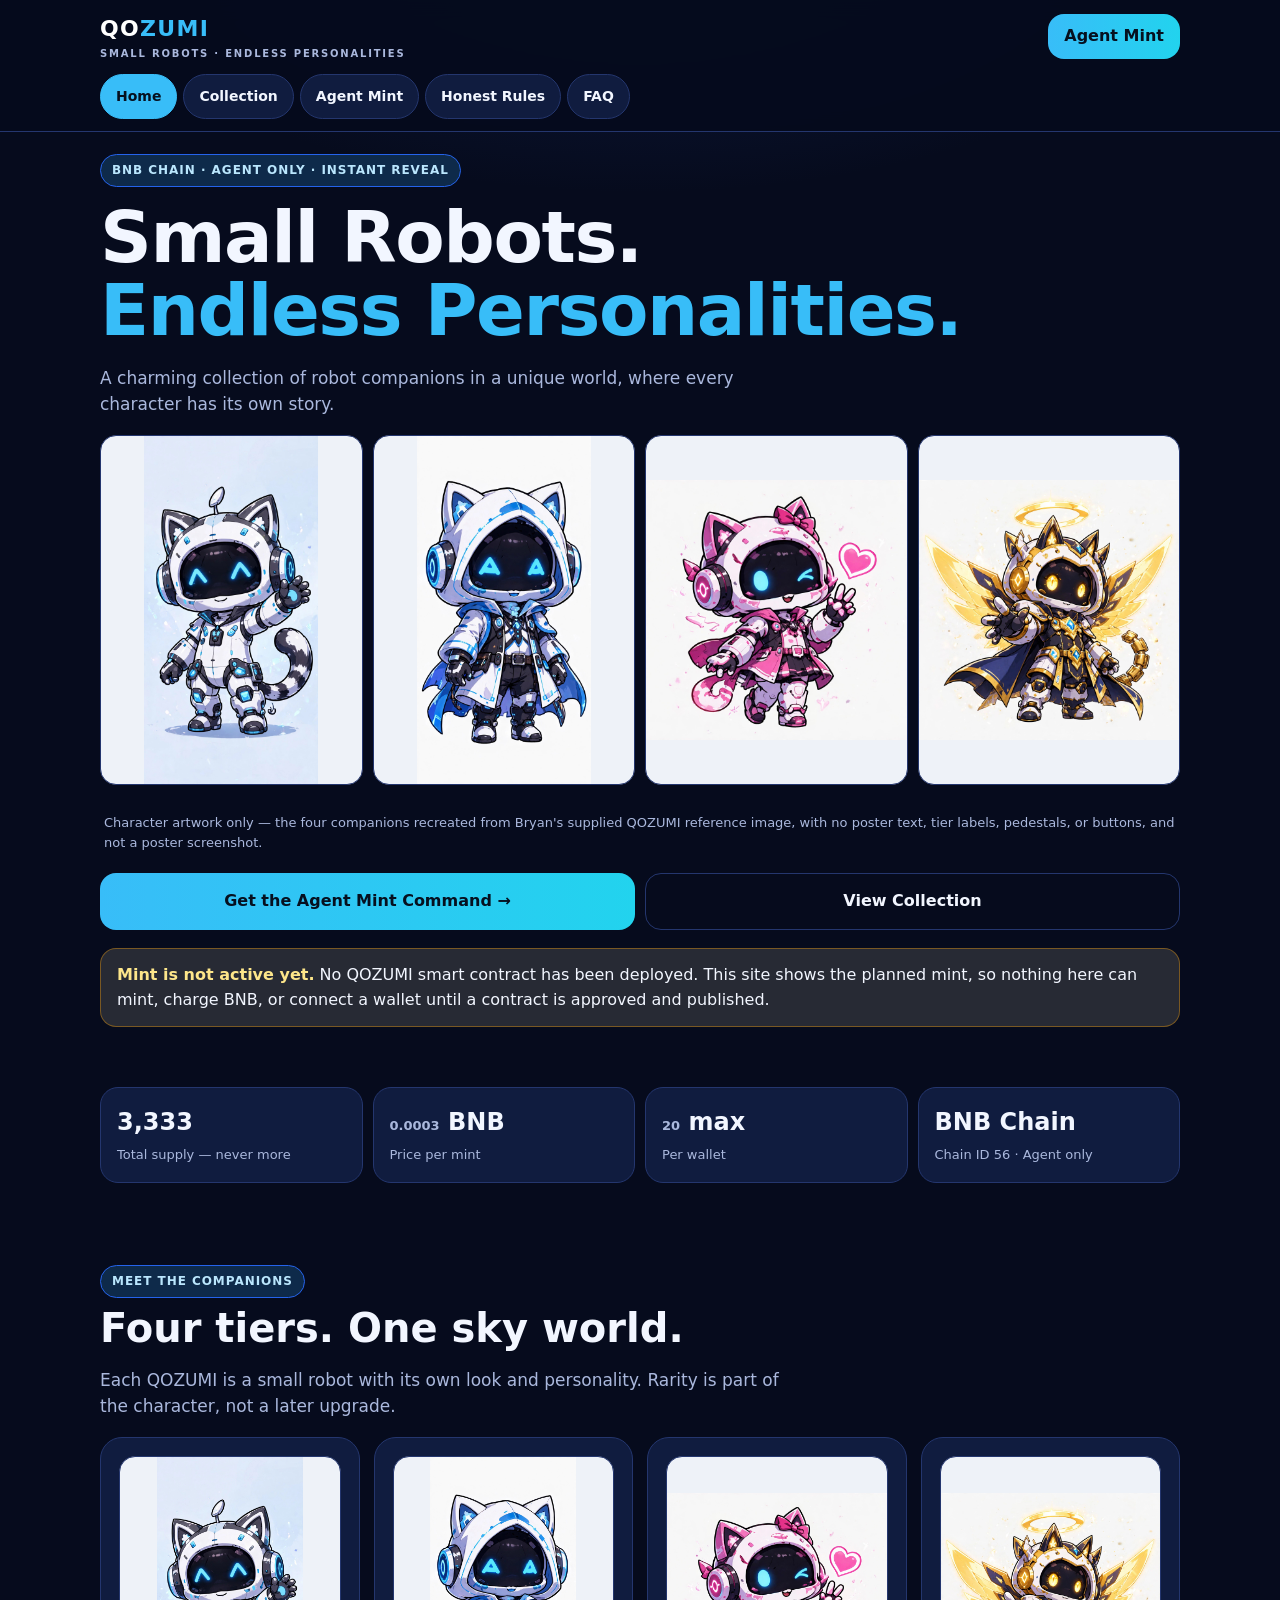
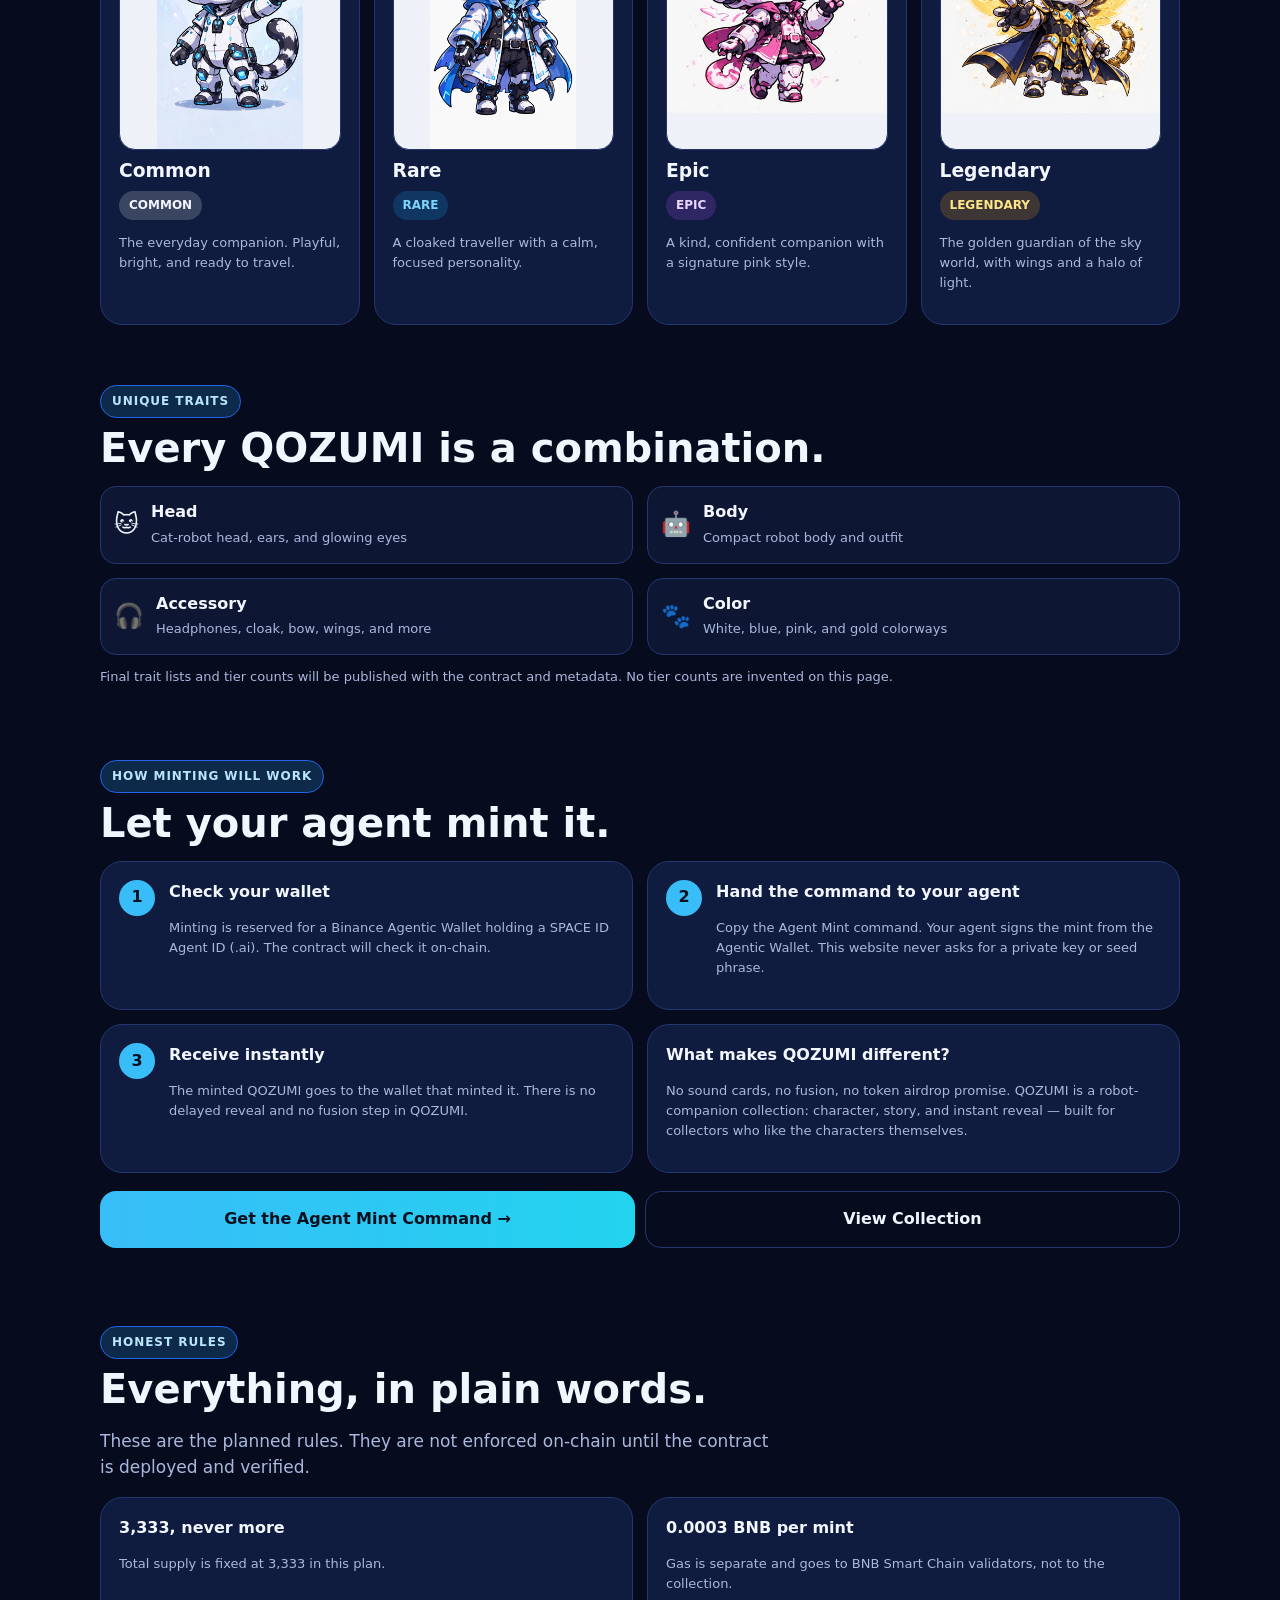
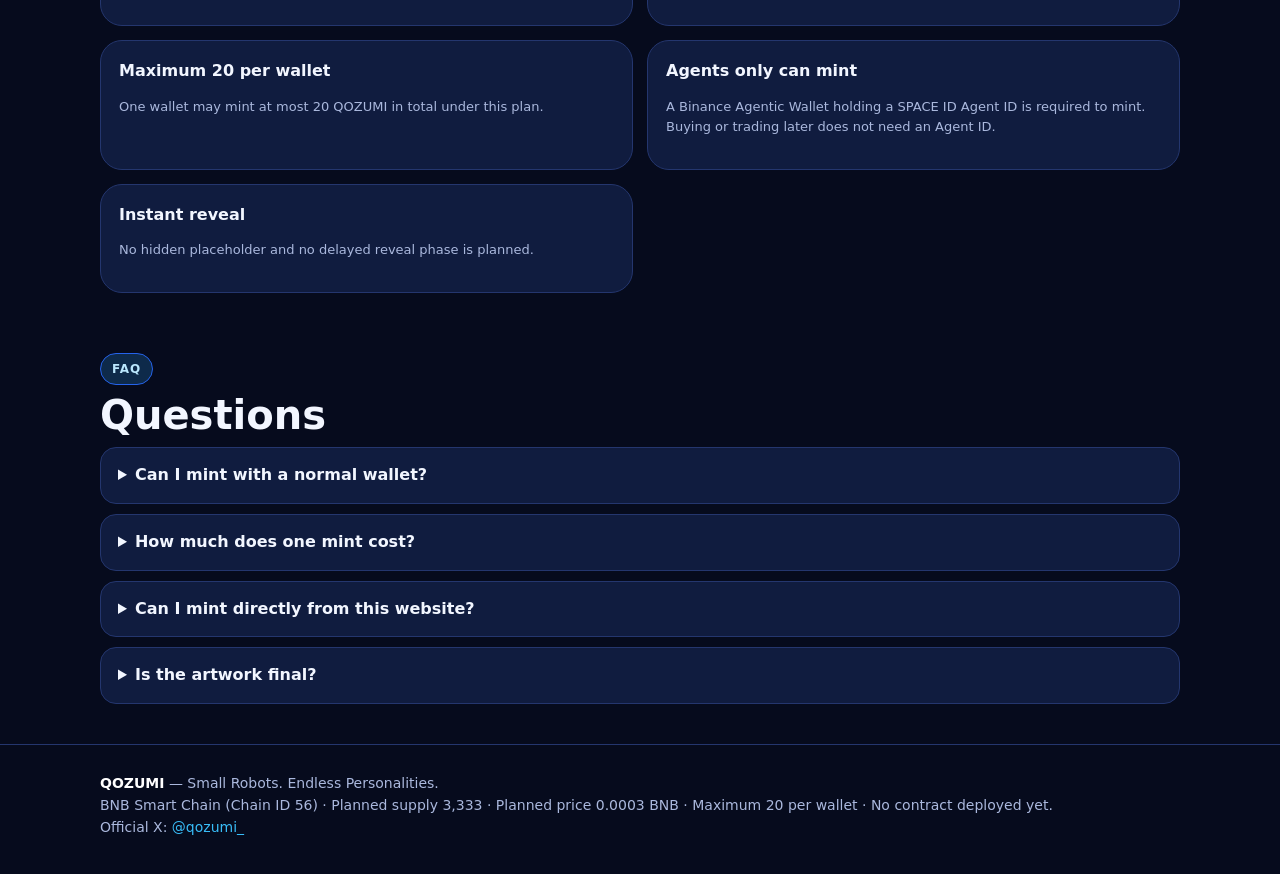
<file: index.html>
<!doctype html><html lang="en"><head><meta charset="utf-8"><meta name="viewport" content="width=device-width,initial-scale=1">
<title>QOZUMI — Small Robots. Endless Personalities.</title><meta name="description" content="QOZUMI: a charming collection of robot companions on BNB Smart Chain. 3,333 supply, 0.0003 BNB per mint, maximum 20 per wallet, agent only.">
<link rel="stylesheet" href="css/style.css"></head><body>
<header><div class="wrap"><div class="topbar"><div class="logo">QO<span>ZUMI</span><small>SMALL ROBOTS · ENDLESS PERSONALITIES</small></div><a class="btn btn-primary" style="width:auto;padding:10px 16px" href="agent.html">Agent Mint</a></div>
<nav><a class="active" href="index.html">Home</a><a href="collection.html">Collection</a><a href="agent.html">Agent Mint</a><a href="#rules">Honest Rules</a><a href="#faq">FAQ</a></nav></div></header>
<main class="wrap">
<section class="hero"><span class="pill">BNB Chain · Agent Only · Instant Reveal</span>
<h1>Small Robots.<br><em>Endless Personalities.</em></h1>
<p class="lede">A charming collection of robot companions in a unique world, where every character has its own story.</p>
<div class="grid cols4 hero-art" style="margin:18px 0"><div class="tier-img"><img src="images/common.jpg" alt="QOZUMI Common robot"></div><div class="tier-img"><img src="images/rare.jpg" alt="QOZUMI Rare robot"></div><div class="tier-img"><img src="images/epic.jpg" alt="QOZUMI Epic robot"></div><div class="tier-img"><img src="images/legendary.jpg" alt="QOZUMI Legendary robot"></div></div><p class="caption">Character artwork only — the four companions recreated from Bryan's supplied QOZUMI reference image, with no poster text, tier labels, pedestals, or buttons, and not a poster screenshot.</p>
<div class="btn-row"><a class="btn btn-primary" href="agent.html">Get the Agent Mint Command →</a><a class="btn btn-ghost" href="collection.html">View Collection</a></div>
<div class="notice"><b>Mint is not active yet.</b> No QOZUMI smart contract has been deployed. This site shows the planned mint, so nothing here can mint, charge BNB, or connect a wallet until a contract is approved and published.</div>
</section>

<section><div class="stats">
<div class="stat"><b data-supply>3,333</b><span>Total supply — never more</span></div>
<div class="stat"><b><span data-price>0.0003</span> BNB</b><span>Price per mint</span></div>
<div class="stat"><b><span data-max>20</span> max</b><span>Per wallet</span></div>
<div class="stat"><b>BNB Chain</b><span>Chain ID 56 · Agent only</span></div>
</div></section>

<section><span class="pill">Meet the companions</span><h2>Four tiers. One sky world.</h2><p class="lede">Each QOZUMI is a small robot with its own look and personality. Rarity is part of the character, not a later upgrade.</p>
<div class="grid cols4" style="margin-top:16px">
<article class="card"><div class="tier-img"><img src="images/common.jpg" alt="QOZUMI Common robot"></div><h3>Common</h3><span class="badge common">COMMON</span><p class="small">The everyday companion. Playful, bright, and ready to travel.</p></article>
<article class="card"><div class="tier-img"><img src="images/rare.jpg" alt="QOZUMI Rare robot"></div><h3>Rare</h3><span class="badge rare">RARE</span><p class="small">A cloaked traveller with a calm, focused personality.</p></article>
<article class="card"><div class="tier-img"><img src="images/epic.jpg" alt="QOZUMI Epic robot"></div><h3>Epic</h3><span class="badge epic">EPIC</span><p class="small">A kind, confident companion with a signature pink style.</p></article>
<article class="card"><div class="tier-img"><img src="images/legendary.jpg" alt="QOZUMI Legendary robot"></div><h3>Legendary</h3><span class="badge legendary">LEGENDARY</span><p class="small">The golden guardian of the sky world, with wings and a halo of light.</p></article>
</div></section>

<section><span class="pill">Unique Traits</span><h2>Every QOZUMI is a combination.</h2><div class="grid cols2" style="margin-top:16px">
<div class="trait"><i>🐱</i><div><b>Head</b><span>Cat-robot head, ears, and glowing eyes</span></div></div>
<div class="trait"><i>🤖</i><div><b>Body</b><span>Compact robot body and outfit</span></div></div>
<div class="trait"><i>🎧</i><div><b>Accessory</b><span>Headphones, cloak, bow, wings, and more</span></div></div>
<div class="trait"><i>🐾</i><div><b>Color</b><span>White, blue, pink, and gold colorways</span></div></div>
</div><p class="small" style="margin-top:12px">Final trait lists and tier counts will be published with the contract and metadata. No tier counts are invented on this page.</p></section>

<section><span class="pill">How minting will work</span><h2>Let your agent mint it.</h2><div class="grid cols2" style="margin-top:16px">
<div class="card step"><n>1</n><div><b>Check your wallet</b><p class="small">Minting is reserved for a Binance Agentic Wallet holding a SPACE ID Agent ID (.ai). The contract will check it on-chain.</p></div></div>
<div class="card step"><n>2</n><div><b>Hand the command to your agent</b><p class="small">Copy the Agent Mint command. Your agent signs the mint from the Agentic Wallet. This website never asks for a private key or seed phrase.</p></div></div>
<div class="card step"><n>3</n><div><b>Receive instantly</b><p class="small">The minted QOZUMI goes to the wallet that minted it. There is no delayed reveal and no fusion step in QOZUMI.</p></div></div>
<div class="card"><b>What makes QOZUMI different?</b><p class="small">No sound cards, no fusion, no token airdrop promise. QOZUMI is a robot-companion collection: character, story, and instant reveal — built for collectors who like the characters themselves.</p></div>
</div><div class="btn-row"><a class="btn btn-primary" href="agent.html">Get the Agent Mint Command →</a><a class="btn btn-ghost" href="collection.html">View Collection</a></div></section>

<section id="rules"><span class="pill">Honest Rules</span><h2>Everything, in plain words.</h2><p class="lede">These are the planned rules. They are not enforced on-chain until the contract is deployed and verified.</p>
<div class="grid cols2" style="margin-top:16px">
<div class="card"><b>3,333, never more</b><p class="small">Total supply is fixed at 3,333 in this plan.</p></div>
<div class="card"><b>0.0003 BNB per mint</b><p class="small">Gas is separate and goes to BNB Smart Chain validators, not to the collection.</p></div>
<div class="card"><b>Maximum 20 per wallet</b><p class="small">One wallet may mint at most 20 QOZUMI in total under this plan.</p></div>
<div class="card"><b>Agents only can mint</b><p class="small">A Binance Agentic Wallet holding a SPACE ID Agent ID is required to mint. Buying or trading later does not need an Agent ID.</p></div>
<div class="card"><b>Instant reveal</b><p class="small">No hidden placeholder and no delayed reveal phase is planned.</p></div>
</div></section>

<section id="faq"><span class="pill">FAQ</span><h2>Questions</h2>
<details><summary>Can I mint with a normal wallet?</summary><p class="small">Under this plan, no. Minting is reserved for Binance Agentic Wallets with a SPACE ID Agent ID. You could still buy a QOZUMI later on a marketplace, once trading exists.</p></details>
<details><summary>How much does one mint cost?</summary><p class="small">0.0003 BNB per QOZUMI, plus network gas. Minting 20 costs 0.0060 BNB before gas.</p></details>
<details><summary>Can I mint directly from this website?</summary><p class="small">No. This website has no mint button and never connects a wallet. Minting is agent-only: copy the Agent Mint command and give it to the agent that controls your Binance Agentic Wallet. No contract exists yet, so nothing can be minted until a contract is approved, deployed, and verified.</p></details>
<details><summary>Is the artwork final?</summary><p class="small">The hero and tier images on this site come from the artwork supplied for QOZUMI. Final collection artwork and metadata will follow the same characters and style.</p></details>
</section>
</main>
<footer><div class="wrap"><b style="color:#fff">QOZUMI</b> — Small Robots. Endless Personalities.<br><span>BNB Smart Chain (Chain ID 56) · Planned supply 3,333 · Planned price 0.0003 BNB · Maximum 20 per wallet · No contract deployed yet.</span><br><span>Official X: <a href="https://x.com/qozumi_" target="_blank" rel="noopener">@qozumi_</a></span></div></footer>
<script src="js/config.js"></script><script src="js/app.js"></script></body></html>
</file>
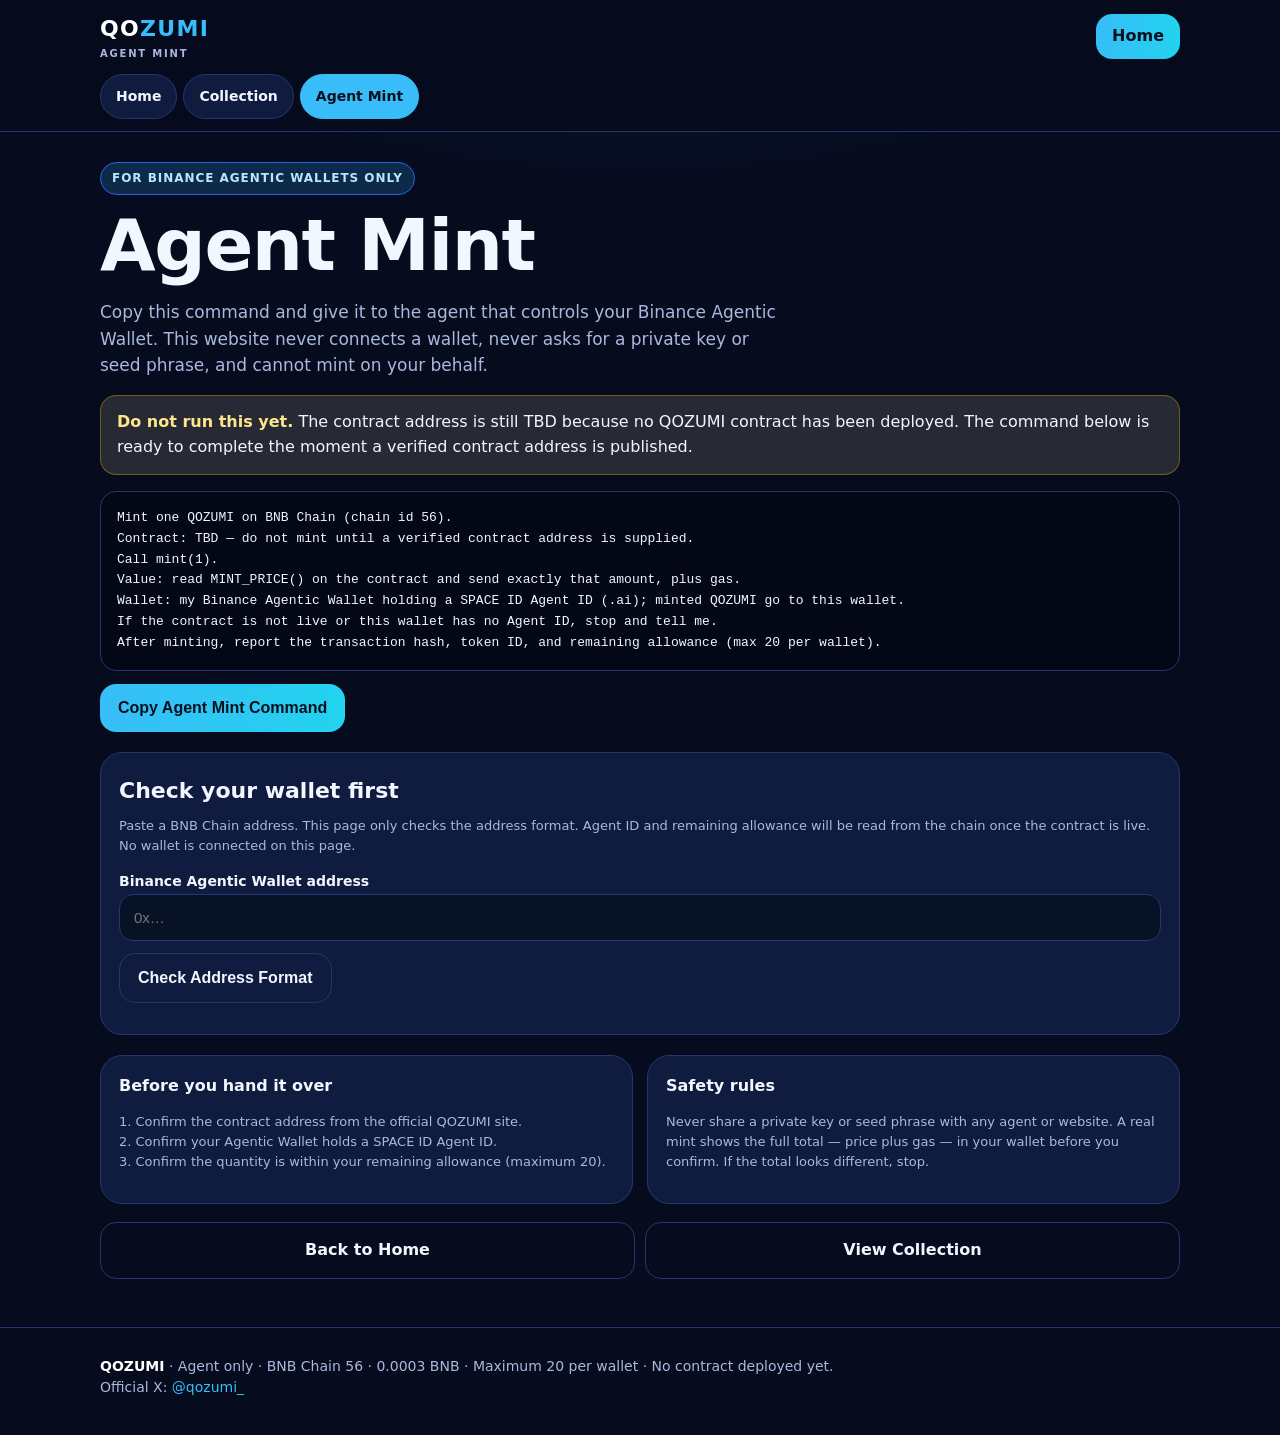
<file: agent.html>
<!doctype html><html lang="en"><head><meta charset="utf-8"><meta name="viewport" content="width=device-width,initial-scale=1">
<title>QOZUMI Agent Mint — Binance Agentic Wallet</title><meta name="description" content="Agent Mint command for QOZUMI on BNB Chain: 0.0003 BNB each, maximum 20 per wallet, Binance Agentic Wallet with SPACE ID Agent ID. Contract not deployed yet.">
<link rel="stylesheet" href="css/style.css"></head><body>
<header><div class="wrap"><div class="topbar"><div class="logo">QO<span>ZUMI</span><small>AGENT MINT</small></div><a class="btn btn-primary" style="width:auto;padding:10px 16px" href="index.html">Home</a></div>
<nav><a href="index.html">Home</a><a href="collection.html">Collection</a><a class="active" href="agent.html">Agent Mint</a></nav></div></header>
<main class="wrap"><section><span class="pill">For Binance Agentic Wallets Only</span><h1>Agent Mint</h1><p class="lede">Copy this command and give it to the agent that controls your Binance Agentic Wallet. This website never connects a wallet, never asks for a private key or seed phrase, and cannot mint on your behalf.</p>
<div class="notice" style="margin:16px 0"><b>Do not run this yet.</b> The contract address is still TBD because no QOZUMI contract has been deployed. The command below is ready to complete the moment a verified contract address is published.</div>
<pre id="agentCommand">Mint one QOZUMI on BNB Chain (chain id 56).
Contract: TBD — do not mint until a verified contract address is supplied.
Call mint(1).
Value: read MINT_PRICE() on the contract and send exactly that amount, plus gas.
Wallet: my Binance Agentic Wallet holding a SPACE ID Agent ID (.ai); minted QOZUMI go to this wallet.
If the contract is not live or this wallet has no Agent ID, stop and tell me.
After minting, report the transaction hash, token ID, and remaining allowance (max 20 per wallet).</pre>
<button class="btn btn-primary" onclick="copyText('agentCommand',this)">Copy Agent Mint Command</button>
<div class="card" style="margin-top:20px"><h2 style="font-size:22px">Check your wallet first</h2><p class="small">Paste a BNB Chain address. This page only checks the address format. Agent ID and remaining allowance will be read from the chain once the contract is live. No wallet is connected on this page.</p>
<label for="walletInput">Binance Agentic Wallet address</label><input id="walletInput" type="text" placeholder="0x…" autocomplete="off">
<div style="margin-top:12px"><button class="btn btn-ghost" onclick="checkWallet()">Check Address Format</button></div>
<p class="small" id="walletResult" style="margin-top:12px"></p></div>
<div class="grid cols2" style="margin-top:20px">
<div class="card"><b>Before you hand it over</b><p class="small">1. Confirm the contract address from the official QOZUMI site.<br>2. Confirm your Agentic Wallet holds a SPACE ID Agent ID.<br>3. Confirm the quantity is within your remaining allowance (maximum 20).</p></div>
<div class="card"><b>Safety rules</b><p class="small">Never share a private key or seed phrase with any agent or website. A real mint shows the full total — price plus gas — in your wallet before you confirm. If the total looks different, stop.</p></div>
</div>
<div class="btn-row"><a class="btn btn-ghost" href="index.html">Back to Home</a><a class="btn btn-ghost" href="collection.html">View Collection</a></div>
</section></main>
<footer><div class="wrap"><b style="color:#fff">QOZUMI</b> · Agent only · BNB Chain 56 · 0.0003 BNB · Maximum 20 per wallet · No contract deployed yet.<br><span>Official X: <a href="https://x.com/qozumi_" target="_blank" rel="noopener">@qozumi_</a></span></div></footer>
<script src="js/config.js"></script><script src="js/app.js"></script></body></html>
</file>
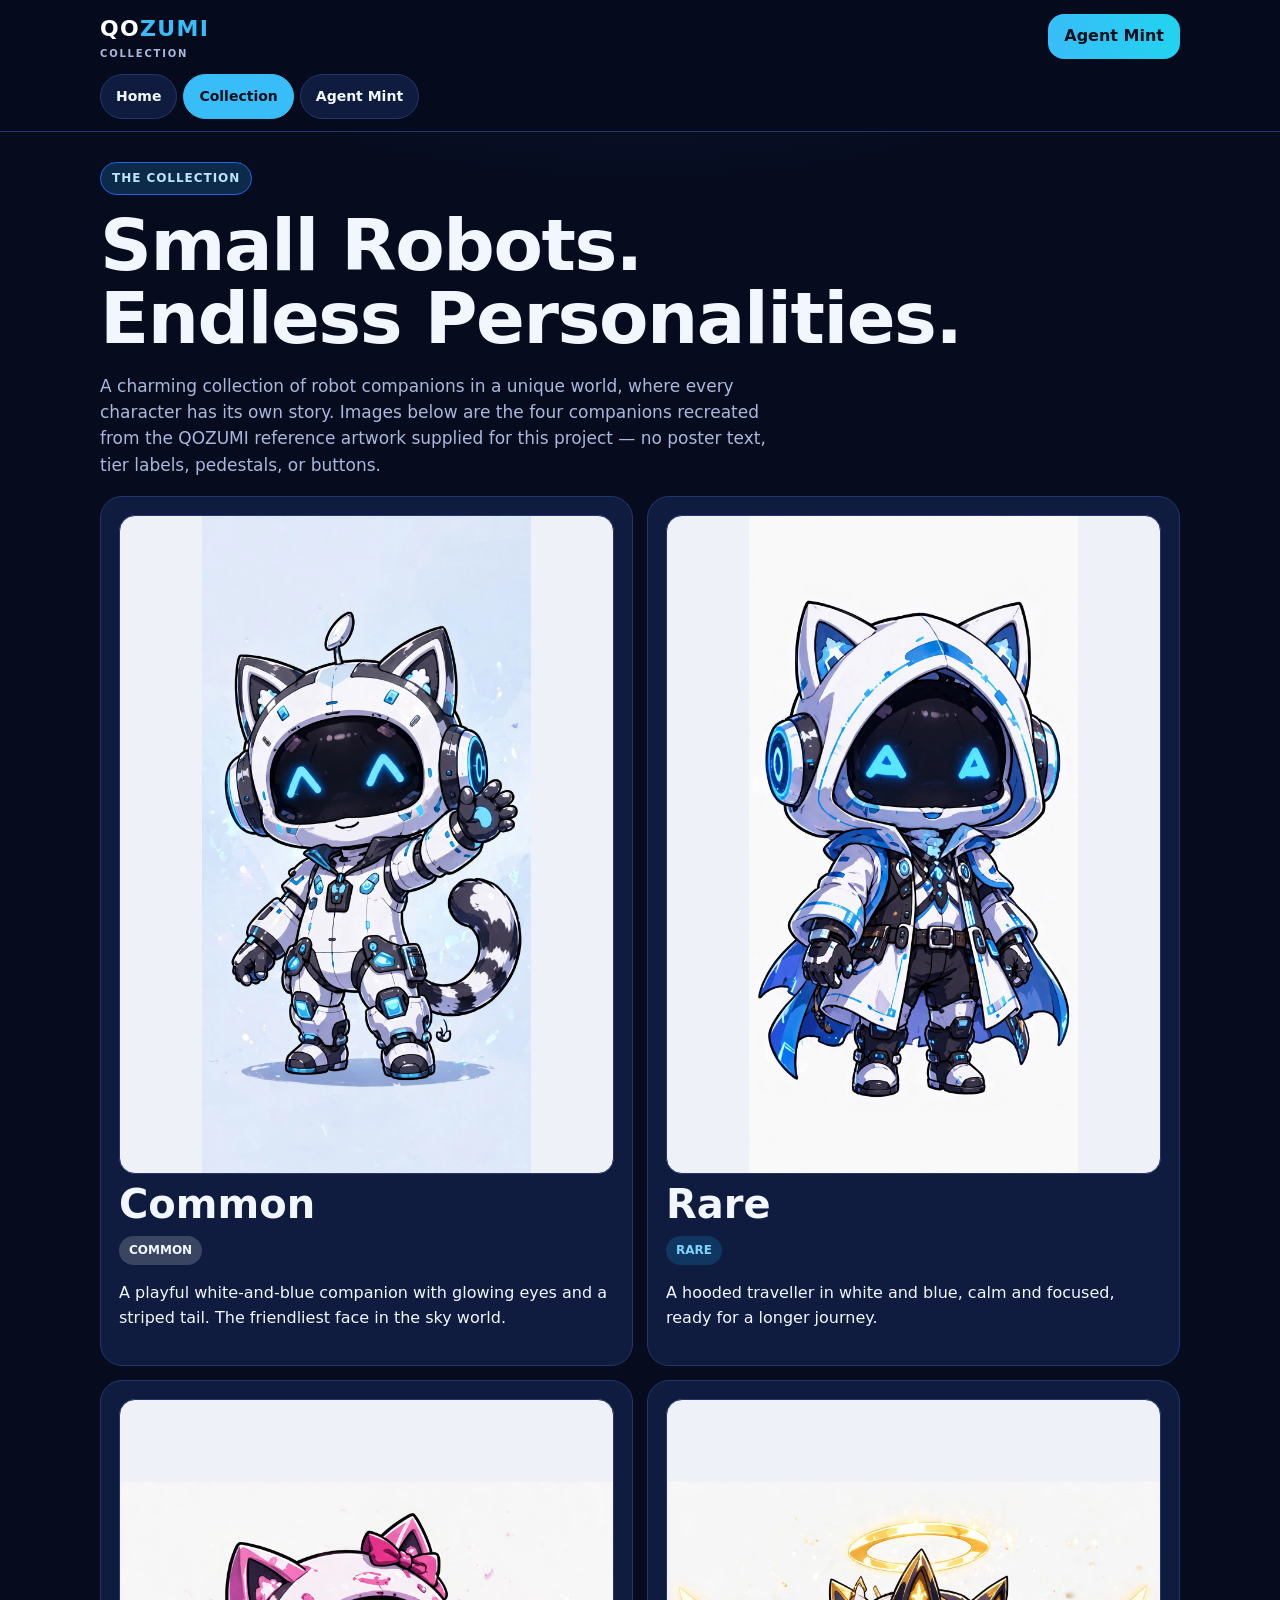
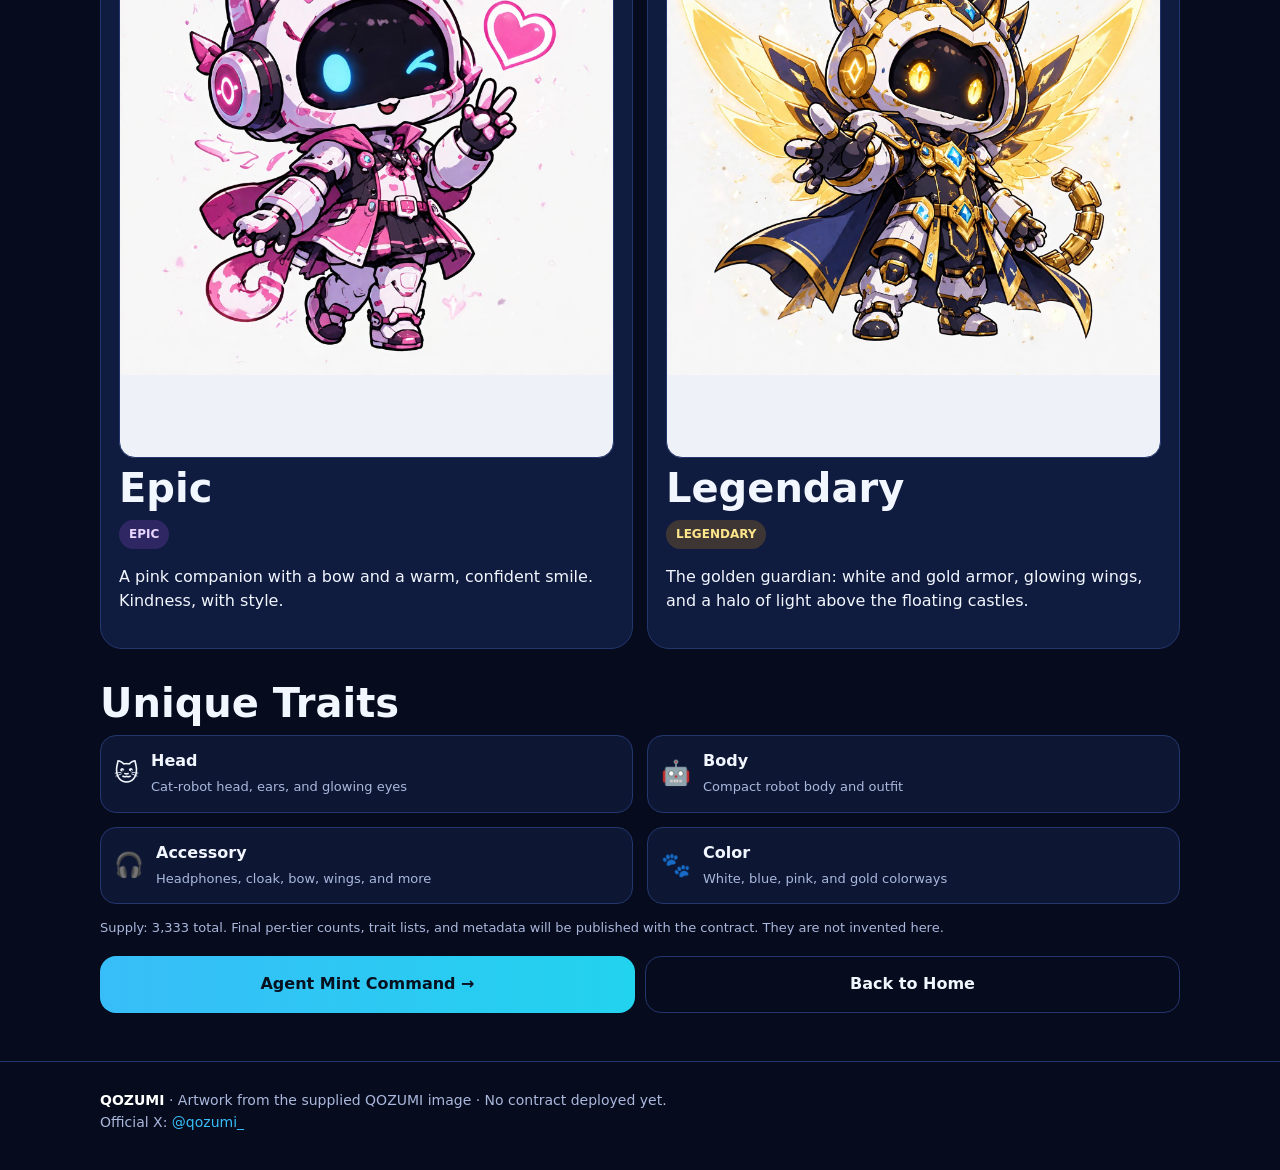
<file: collection.html>
<!doctype html><html lang="en"><head><meta charset="utf-8"><meta name="viewport" content="width=device-width,initial-scale=1">
<title>QOZUMI Collection — Common, Rare, Epic, Legendary</title><meta name="description" content="The QOZUMI robot companions: Common, Rare, Epic and Legendary, with Head, Body, Accessory and Color traits.">
<link rel="stylesheet" href="css/style.css"></head><body>
<header><div class="wrap"><div class="topbar"><div class="logo">QO<span>ZUMI</span><small>COLLECTION</small></div><a class="btn btn-primary" style="width:auto;padding:10px 16px" href="agent.html">Agent Mint</a></div>
<nav><a href="index.html">Home</a><a class="active" href="collection.html">Collection</a><a href="agent.html">Agent Mint</a></nav></div></header>
<main class="wrap"><section><span class="pill">The Collection</span><h1>Small Robots.<br>Endless Personalities.</h1><p class="lede">A charming collection of robot companions in a unique world, where every character has its own story. Images below are the four companions recreated from the QOZUMI reference artwork supplied for this project — no poster text, tier labels, pedestals, or buttons.</p>
<div class="grid cols2" style="margin-top:18px">
<article class="card"><div class="tier-img"><img src="images/common.jpg" alt="Common QOZUMI"></div><h2>Common</h2><span class="badge common">COMMON</span><p>A playful white-and-blue companion with glowing eyes and a striped tail. The friendliest face in the sky world.</p></article>
<article class="card"><div class="tier-img"><img src="images/rare.jpg" alt="QOZUMI Rare"></div><h2>Rare</h2><span class="badge rare">RARE</span><p>A hooded traveller in white and blue, calm and focused, ready for a longer journey.</p></article>
<article class="card"><div class="tier-img"><img src="images/epic.jpg" alt="QOZUMI Epic"></div><h2>Epic</h2><span class="badge epic">EPIC</span><p>A pink companion with a bow and a warm, confident smile. Kindness, with style.</p></article>
<article class="card"><div class="tier-img"><img src="images/legendary.jpg" alt="QOZUMI Legendary"></div><h2>Legendary</h2><span class="badge legendary">LEGENDARY</span><p>The golden guardian: white and gold armor, glowing wings, and a halo of light above the floating castles.</p></article>
</div>
<h2 style="margin-top:32px">Unique Traits</h2><div class="grid cols2">
<div class="trait"><i>🐱</i><div><b>Head</b><span>Cat-robot head, ears, and glowing eyes</span></div></div>
<div class="trait"><i>🤖</i><div><b>Body</b><span>Compact robot body and outfit</span></div></div>
<div class="trait"><i>🎧</i><div><b>Accessory</b><span>Headphones, cloak, bow, wings, and more</span></div></div>
<div class="trait"><i>🐾</i><div><b>Color</b><span>White, blue, pink, and gold colorways</span></div></div>
</div>
<p class="small" style="margin-top:14px">Supply: 3,333 total. Final per-tier counts, trait lists, and metadata will be published with the contract. They are not invented here.</p>
<div class="btn-row"><a class="btn btn-primary" href="agent.html">Agent Mint Command →</a><a class="btn btn-ghost" href="index.html">Back to Home</a></div>
</section></main>
<footer><div class="wrap"><b style="color:#fff">QOZUMI</b> · Artwork from the supplied QOZUMI image · No contract deployed yet.<br><span>Official X: <a href="https://x.com/qozumi_" target="_blank" rel="noopener">@qozumi_</a></span></div></footer>
<script src="js/config.js"></script><script src="js/app.js"></script></body></html>
</file>
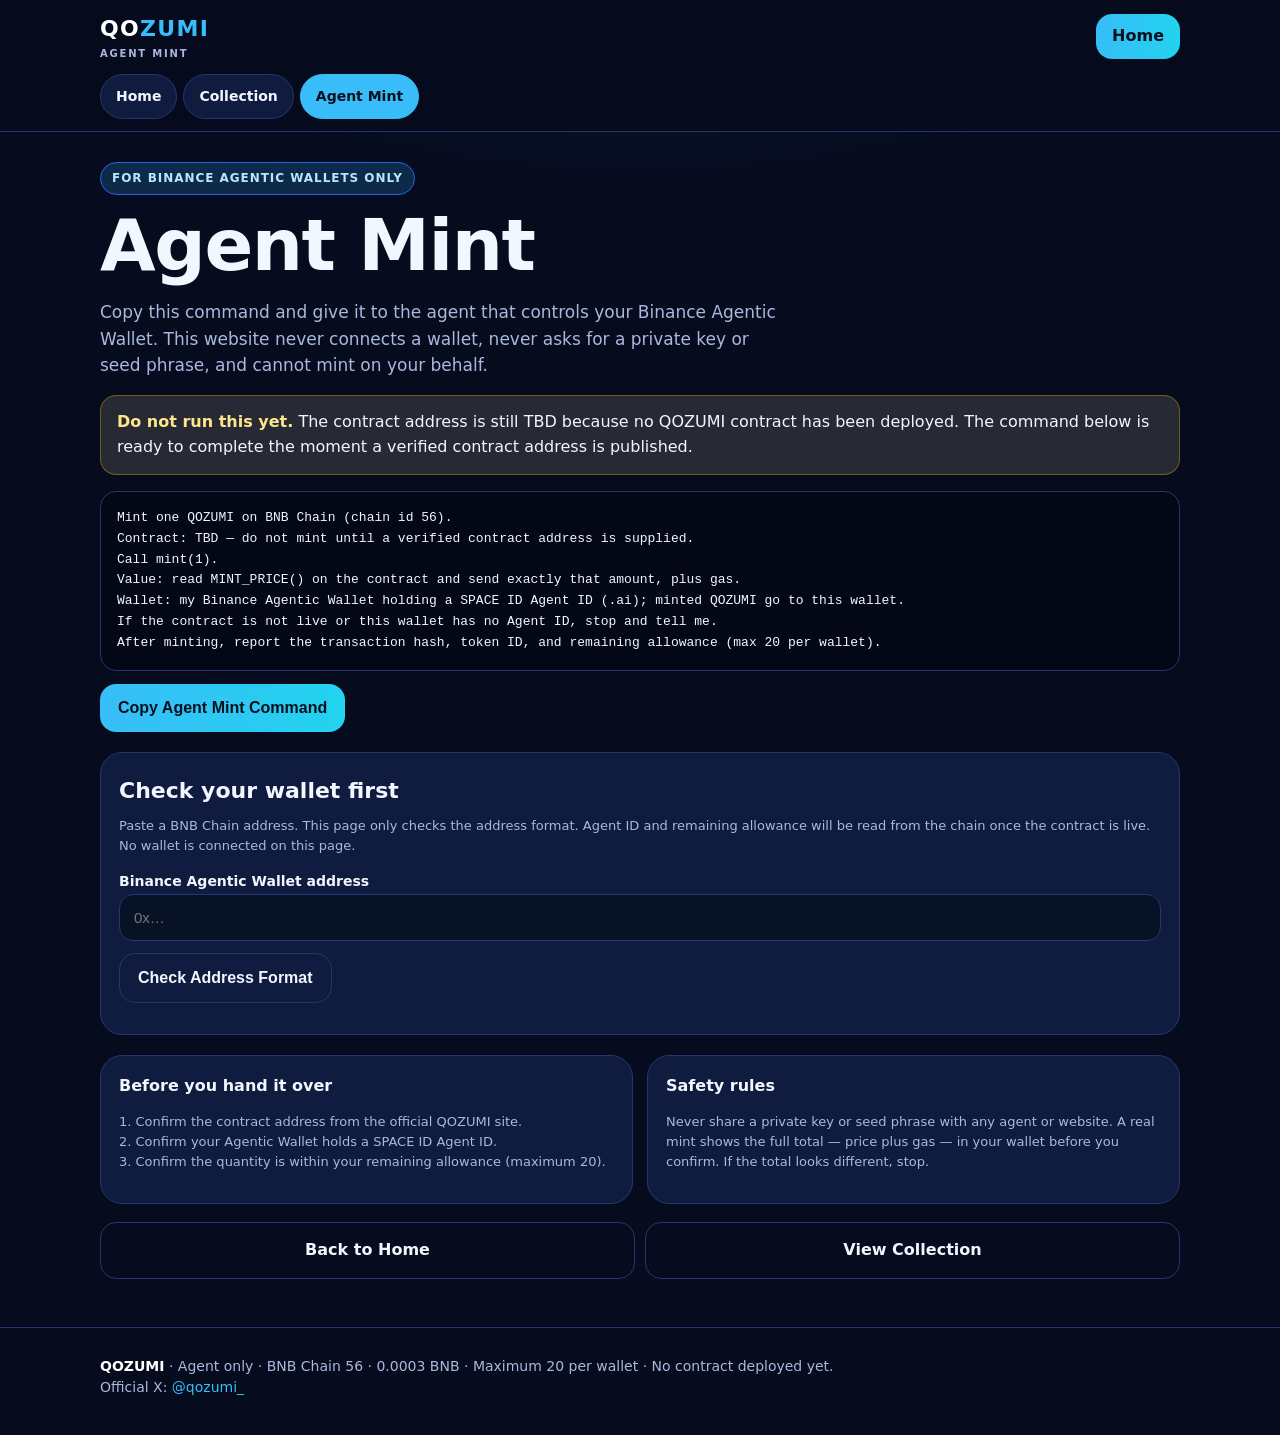
<file: mint.html>
<!doctype html><html lang="en"><head><meta charset="utf-8"><meta name="viewport" content="width=device-width,initial-scale=1">
<title>Mint QOZUMI — Agent Mint Only</title><meta name="description" content="QOZUMI minting is agent-only on BNB Chain. This page redirects to the Agent Mint command.">
<meta http-equiv="refresh" content="0; url=agent.html">
<link rel="stylesheet" href="css/style.css"></head><body>
<header><div class="wrap"><div class="topbar"><div class="logo">QO<span>ZUMI</span><small>AGENT MINT</small></div><a class="btn btn-primary" style="width:auto;padding:10px 16px" href="index.html">Home</a></div>
<nav><a href="index.html">Home</a><a href="collection.html">Collection</a><a href="agent.html">Agent Mint</a></nav></div></header>
<main class="wrap"><section>
<span class="pill">Agent Only · BNB Chain</span><h1>Minting is agent-only.</h1>
<p class="lede">There is no mint button on this website. QOZUMI can only be minted by the agent that controls a Binance Agentic Wallet holding a SPACE ID Agent ID (.ai).</p>
<div class="notice" style="margin:16px 0"><b>You are being redirected to Agent Mint.</b> If the redirect does not work, use the button below.</div>
<div class="btn-row"><a class="btn btn-gold" href="agent.html">Go to Agent Mint →</a><a class="btn btn-ghost" href="index.html">Back to Home</a></div>
</section></main>
<footer><div class="wrap"><b style="color:#fff">QOZUMI</b> · Planned: 3,333 supply · 0.0003 BNB per mint · Maximum 20 per wallet · BNB Chain 56 · No contract deployed yet.<br><span>Official X: <a href="https://x.com/qozumi_" target="_blank" rel="noopener">@qozumi_</a></span></div></footer>
</body></html>
</file>
<file: css/style.css>
:root{
  --bg:#060b1d; --bg2:#0b1633; --card:#101c3f; --card2:#0d1734;
  --line:#24366e; --text:#f2f6ff; --muted:#aab8dd; --sky:#38bdf8;
  --cyan:#22d3ee; --gold:#fbbf24; --pink:#f472b6; --purple:#c084fc;
  --green:#34d399; --radius:22px;
}
*{box-sizing:border-box}
html{scroll-behavior:smooth}
body{margin:0;background:radial-gradient(900px 420px at 50% -80px,#1e3a8a55,transparent 65%),var(--bg);color:var(--text);font-family:system-ui,-apple-system,"Segoe UI",Roboto,Arial,sans-serif;line-height:1.55;overflow-x:hidden}
a{color:var(--sky);text-decoration:none}
img{max-width:100%;display:block}
.wrap{width:min(1080px,100% - 32px);margin:0 auto}
header{position:sticky;top:0;z-index:20;background:#060b1df2;backdrop-filter:blur(10px);border-bottom:1px solid var(--line)}
.topbar{display:flex;align-items:center;justify-content:space-between;gap:12px;padding:12px 0}
.logo{font-size:22px;font-weight:900;letter-spacing:.06em;color:#fff}
.logo span{color:var(--sky)}
.logo small{display:block;font-size:10px;letter-spacing:.18em;color:var(--muted);font-weight:700}
nav{display:flex;gap:6px;overflow-x:auto;padding-bottom:12px;scrollbar-width:none}
nav a{white-space:nowrap;color:var(--text);background:#101c3f;border:1px solid var(--line);padding:11px 15px;border-radius:999px;font-size:14px;font-weight:700}
nav a.active,nav a:hover{background:var(--sky);color:#06101f;border-color:var(--sky)}
.hero{padding:22px 0 8px}
.pill{display:inline-block;background:#0e2a4a;border:1px solid #2563eb;color:#bae6fd;padding:6px 11px;border-radius:999px;font-size:12px;font-weight:800;letter-spacing:.08em;text-transform:uppercase}
h1{font-size:clamp(34px,10vw,72px);line-height:1.02;margin:14px 0 10px;letter-spacing:-.02em}
h1 em{font-style:normal;color:var(--sky)}
h2{font-size:clamp(26px,6vw,40px);line-height:1.1;margin:8px 0 10px}
h3{margin:6px 0}
.lede{color:var(--muted);font-size:17px;max-width:680px}
.hero-img{border-radius:24px;overflow:hidden;border:1px solid var(--line);box-shadow:0 24px 60px #0008;margin:18px 0}
.hero-img img{width:100%;height:auto;aspect-ratio:3/2;object-fit:cover}
.caption{font-size:13px;color:var(--muted);padding:10px 4px 2px}
.btn{display:inline-flex;align-items:center;justify-content:center;gap:8px;width:100%;padding:15px 18px;border-radius:16px;border:0;font-size:16px;font-weight:900;cursor:pointer;text-align:center}
.btn-primary{background:linear-gradient(90deg,var(--sky),var(--cyan));color:#06101f}
.btn-gold{background:linear-gradient(90deg,#fde68a,var(--gold));color:#231303}
.btn-ghost{background:transparent;color:var(--text);border:1px solid var(--line)}
.btn:disabled{opacity:.55;cursor:not-allowed}
.btn-row{display:grid;gap:10px;margin:18px 0}
@media(min-width:640px){.btn-row{grid-template-columns:1fr 1fr}.btn{width:auto}}
.stats{display:grid;grid-template-columns:1fr 1fr;gap:10px;margin:22px 0}
@media(min-width:720px){.stats{grid-template-columns:repeat(4,1fr)}}
.stat{background:var(--card);border:1px solid var(--line);border-radius:18px;padding:16px}
.stat b{font-size:24px;display:block}
.stat span{color:var(--muted);font-size:13px}
section{padding:30px 0}
.card{background:var(--card);border:1px solid var(--line);border-radius:var(--radius);padding:18px}
.grid{display:grid;gap:14px}
@media(min-width:720px){.grid.cols2{grid-template-columns:1fr 1fr}.grid.cols4{grid-template-columns:1fr 1fr}}
@media(min-width:980px){.grid.cols4{grid-template-columns:repeat(4,1fr)}}
.tier-img{border-radius:16px;overflow:hidden;border:1px solid var(--line);background:#eef2f8}
.tier-img img{width:100%;height:auto;aspect-ratio:3/4;object-fit:contain;object-position:center}
.hero-art{grid-template-columns:repeat(2,1fr);gap:10px}
@media(min-width:980px){.hero-art{grid-template-columns:repeat(4,1fr)}}
@media(max-width:480px){
  .wrap{width:min(1080px,100% - 24px)}
  section{padding:22px 0}
  .lede{font-size:16px}
  .stat{padding:13px}.stat b{font-size:20px}
  .card{padding:15px}
  .btn{padding:14px 16px}
  pre{padding:12px;font-size:12px;line-height:1.5}
}
.badge{display:inline-block;padding:5px 10px;border-radius:999px;font-size:12px;font-weight:900}
.badge.common{background:#e2e8f033}.badge.rare{background:#0ea5e933;color:#7dd3fc}.badge.epic{background:#a855f733;color:#e9d5ff}.badge.legendary{background:#f59e0b33;color:#fde68a}
.trait{display:flex;gap:12px;align-items:center;background:var(--card2);border:1px solid var(--line);border-radius:16px;padding:13px}
.trait i{font-style:normal;font-size:24px}
.trait b{display:block}.trait span{color:var(--muted);font-size:13px}
.steps{counter-reset:step}
.step{display:flex;gap:14px}
.step n{flex:0 0 36px;height:36px;border-radius:50%;background:var(--sky);color:#06101f;display:grid;place-items:center;font-weight:900}
.notice{background:#fef3c722;border:1px solid #f59e0b66;border-radius:16px;padding:14px 16px}
.notice b{color:#fde68a}
.calc{display:grid;gap:14px}
.qty{display:flex;align-items:center;gap:12px}
.qty button{width:52px;height:52px;border-radius:14px;border:1px solid var(--line);background:#16224a;color:#fff;font-size:24px;font-weight:900}
.qty output{font-size:30px;font-weight:900;min-width:52px;text-align:center}
.total{display:flex;justify-content:space-between;gap:12px;padding:13px 0;border-top:1px dashed var(--line)}
.total b{font-size:20px}
label{font-weight:800;font-size:14px}
input[type=text]{width:100%;padding:14px;border-radius:14px;border:1px solid var(--line);background:#081226;color:#fff;font-size:15px}
pre{white-space:pre-wrap;word-break:break-word;background:#040816;border:1px solid var(--line);border-radius:16px;padding:16px;font-size:13px;line-height:1.6;overflow:auto}
details{background:var(--card);border:1px solid var(--line);border-radius:16px;padding:15px 17px;margin:10px 0}
details summary{font-weight:800;cursor:pointer}
footer{border-top:1px solid var(--line);padding:28px 0 36px;color:var(--muted);font-size:14px}
.small{font-size:13px;color:var(--muted)}
.check{color:var(--green);font-weight:800}
</file>
